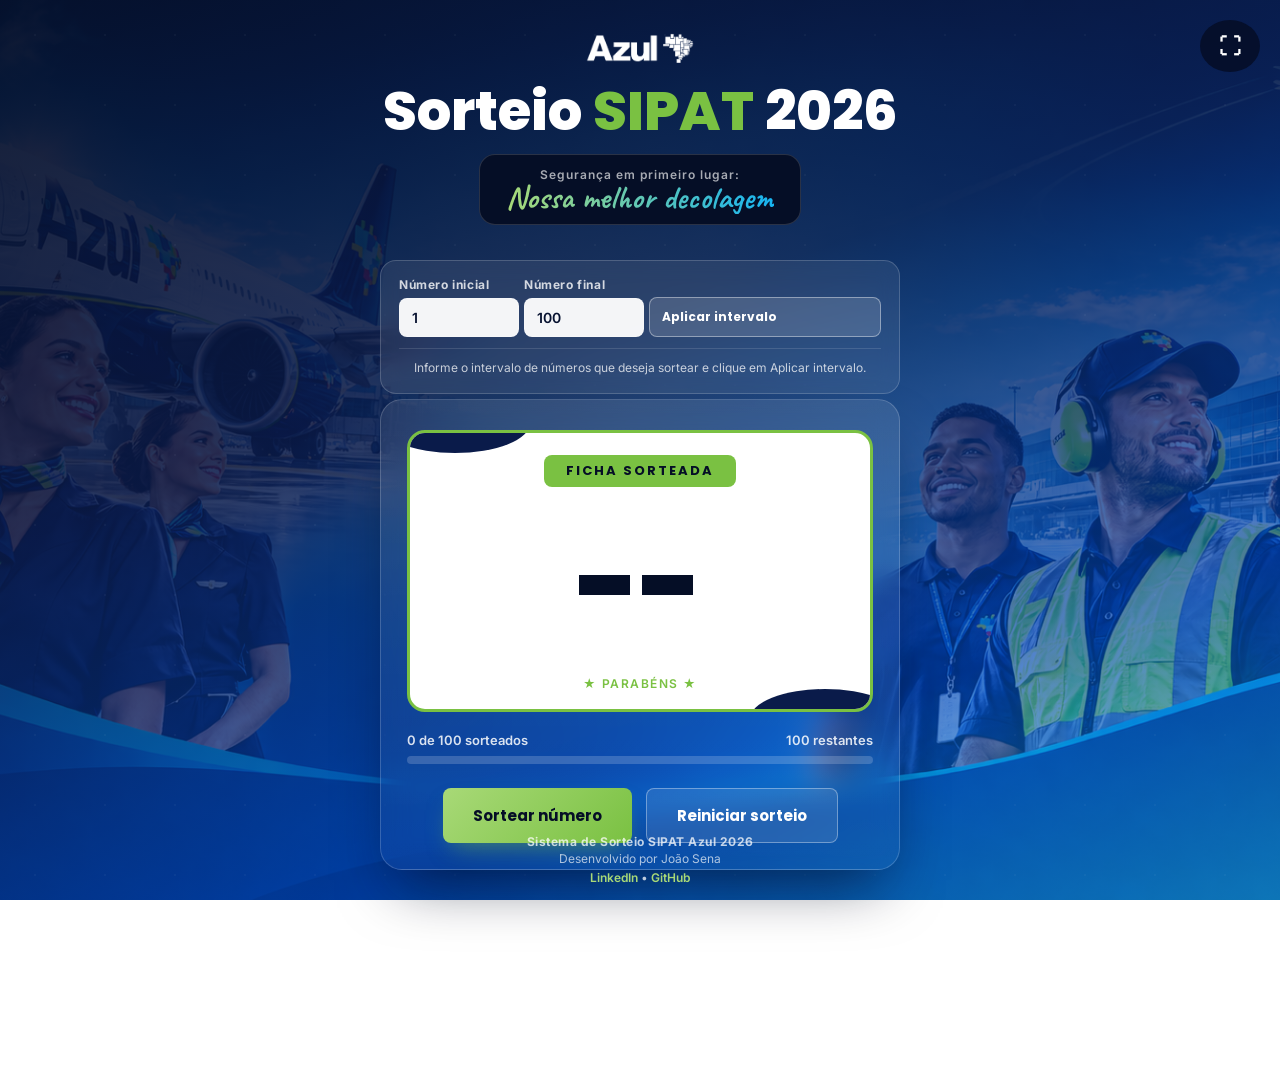
<file: index.html>
<!DOCTYPE html>
<html lang="pt-BR">

<head>
    <meta charset="UTF-8">
    <meta name="viewport" content="width=device-width, initial-scale=1.0">
    <link rel="icon" type="image/png" href="Favicon.png">
    <link rel="preconnect" href="https://fonts.googleapis.com">
    <link rel="preconnect" href="https://fonts.gstatic.com" crossorigin>
    <link
        href="https://fonts.googleapis.com/css2?family=Poppins:wght@600;700;800;900&family=Inter:wght@400;500;600;700&family=Caveat:wght@600;700&display=swap"
        rel="stylesheet">
    <link rel="stylesheet" href="style.css">
    <title>SIPAT Azul 2026 | Sistema de Sorteio</title>
</head>

<body>
    <button id="botaoTelaCheia" class="botao-tela-cheia" title="Alternar tela cheia">
        <span id="iconeTela">⛶</span>
    </button>

    <div class="container">

        <!-- ===== Cabeçalho: logo, título e slogan da campanha ===== -->
        <header>
            <div class="logo-marca">
                <img class="logo-azul" src="Logo_Azul.png" alt="Logo da Azul">
            </div>

            <h1>Sorteio <em>SIPAT</em> 2026</h1>

            <div class="slogan-chip">
                <div class="top">Segurança em primeiro lugar:</div>
                <div class="script">Nossa melhor decolagem</div>
            </div>
        </header>

        <!-- ===== Configuração do intervalo de números do sorteio ===== -->
        <div class="config-intervalo">
            <div class="campo-intervalo">
                <label for="numeroInicial">Número inicial</label>
                <input type="number" id="numeroInicial" value="1" step="1">
            </div>

            <div class="campo-intervalo">
                <label for="numeroFinal">Número final</label>
                <input type="number" id="numeroFinal" value="100" step="1">
            </div>

            <button class="campo-intervalo" id="botaoAplicarIntervalo" type="button">Aplicar intervalo</button>

            <div class="info-intervalo">
                Informe o intervalo de números que deseja sortear e clique em Aplicar intervalo.
            </div>
        </div>

        <!-- ===== Palco principal: ficha com o número sorteado, progresso e ações ===== -->
        <div class="palco">
            <div class="moldura-ficha">
                <div class="rotulo-ficha">FICHA SORTEADA</div>
                <div class="display-numero" id="displayNumero">--</div>
                <div class="trilha-aviao">★ PARABÉNS ★</div>
            </div>

            <div class="linha-progresso">
                <span id="rotuloProgresso">0 de 100 sorteados</span>
                <span id="rotuloRestante">100 restantes</span>
            </div>
            <div class="barra-progresso">
                <div class="preenchimento-progresso" id="preenchimentoProgresso"></div>
            </div>

            <div class="acoes">
                <button id="botaoSortear">Sortear número</button>
                <button id="botaoReiniciar">Reiniciar sorteio</button>
            </div>

            <div class="mensagem-concluido" id="mensagemConcluido">
                Sorteio concluído<br>todos os números foram sorteados!
            </div>
        </div>

        <!-- ===== Lista com o histórico de números já sorteados ===== -->
        <div class="secao-lista">
            <div class="cabecalho-lista">
                <h2>Números sorteados</h2>
                <span id="rotuloContagem">0 fichas</span>
            </div>

            <div class="grade" id="grade">
                <div class="nota-vazia" id="notaVazia">
                    Nenhum número sorteado ainda. Clique em "Sortear número" para começar.
                </div>
            </div>
        </div>

        <footer>
            <div class="footer-titulo">Sistema de Sorteio SIPAT Azul 2026</div>
            <div class="footer-dev">
                Desenvolvido por João Sena
            </div>
            <div class="footer-links">
                <a href="https://linkedin.com/in/joaosenajs" target="_blank">LinkedIn</a>
                <span>•</span>
                <a href="https://github.com/xuao-js" target="_blank">GitHub</a>
            </div>
        </footer>
    </div>

    <div class="modal-confirmacao" id="modalConfirmacao">
        <div class="modal-caixa">
            <h3>Reiniciar sorteio</h3>

            <p id="textoModal">
                Isso vai apagar todos os números já sorteados.
            </p>

            <div class="modal-acoes">
                <button id="cancelarModal" class="btn-cancelar">
                    Cancelar
                </button>

                <button id="confirmarModal" class="btn-confirmar">
                    Reiniciar
                </button>
            </div>
        </div>
    </div>

    <!-- Região para leitores de tela anunciarem o número sorteado (invisível na tela) -->
    <div aria-live="polite" class="visualmente-oculto" id="regiaoViva"></div>

    <script src="script.js"></script>
</body>

</html>
</file>
<file: style.css>
/* ============================================================
   SORTEIO SIPAT AZUL 2026
   Folha de estilos única — todas as cores usam as variáveis
   definidas em :root abaixo. Evite usar valores fixos (hex/rgba)
   fora deste bloco sempre que possível.
   ============================================================ */

    /* ---------- 1. PALETA DE CORES E TOKENS ----------
   Baseada no folder oficial da campanha SIPAT Azul 2026.
   Todas as variáveis usam nomes em português para manter
   consistência com o restante do código (HTML e JS). */
    :root {
        /* Azuis (fundo, cartões, textos escuros sobre fundo claro) */
        --azul-marinho-950: #050e26;
        --azul-marinho-900: #0a1b4a;
        --azul-700: #0047b8;
        --azul-500: #0072ce;
        --azul-celeste-400: #17b4f2;

        /* Verdes (destaque principal da marca / "swoosh" do folder) */
        --verde-destaque: #7ac142;
        --verde-claro: #a8d977;

        /* Cor de apoio (ícone de alerta do folder) */
        --laranja-alerta: #f2994a;

        /* Neutros */
        --branco: #ffffff;
        --tinta: #071230;

        /* Medidas reutilizáveis */
        --raio-cartao: 22px;
        --sombra-profunda: 0 30px 60px -20px rgba(4, 10, 32, 0.65);
    }

    /* ---------- 2. RESET BÁSICO ---------- */
    * {
        box-sizing: border-box;
    }

    html,
    body {
        margin: 0;
        padding: 0;
        min-height: 100vh;

        font-family: 'Inter', sans-serif;
        color: var(--branco);

        overflow-x: hidden;
        overflow-y: auto;
    }

    /* ---------- 3. FUNDO DA PÁGINA ----------
   Gradiente azul-marinho -> azul-celeste sobreposto à imagem
   "fundo.png", imitando o céu do folder da campanha. */
    body {
        background:
            linear-gradient(160deg,
                rgba(5, 14, 38, 0.95) 0%,
                rgba(10, 27, 74, 0.88) 40%,
                rgba(0, 71, 184, 0.68) 75%,
                rgba(23, 180, 242, 0.55) 100%),
            url("fundo.png");
        background-size: cover;
        background-position: center center;
        background-repeat: no-repeat;
        background-attachment: fixed;

        min-height: 100vh;
        display: flex;
        flex-direction: column;
        align-items: center;
        position: relative;
    }

    /* Textura sutil de "rota de voo" sobre o fundo */
    body::before {
        content: "";
        position: fixed;
        inset: 0;
        pointer-events: none;
        background-image: radial-gradient(circle, rgba(255, 255, 255, 0.35) 1px, transparent 1.4px);
        background-size: 70px 70px;
        opacity: 0.10;
        z-index: 0;
    }

    /* Classe utilitária para esconder elementos apenas visualmente,
   mantendo-os acessíveis a leitores de tela (ex.: região "aria-live"). */
    .visualmente-oculto {
        position: absolute;
        width: 1px;
        height: 1px;
        padding: 0;
        margin: -1px;
        overflow: hidden;
        clip: rect(0, 0, 0, 0);
        white-space: nowrap;
        border: 0;
    }

    .container {
        position: relative;
        z-index: 1;
        width: 100%;
        max-width: 920px;
        padding: 28px 20px 60px;
        display: flex;
        flex-direction: column;
        align-items: center;
    }

    /* ---------- 4. CABEÇALHO (logo, título e slogan) ---------- */
    header {
        width: 100%;
        display: flex;
        flex-direction: column;
        align-items: center;
        text-align: center;
        margin-bottom: 14px;
    }

    .logo-marca {
        display: flex;
        align-items: center;
        justify-content: center;
    }

    .logo-azul {
        height: 40px;
        width: auto;
        display: block;
        margin-bottom: 13px;
    }

    h1 {
        font-family: 'Poppins', sans-serif;
        font-weight: 800;
        font-size: clamp(26px, 5vw, 55px);
        margin: 0 0 12px;
        line-height: 1.1;
    }

    h1 em {
        font-style: normal;
        color: var(--verde-destaque);
    }

    .slogan-chip {
        display: inline-flex;
        flex-direction: column;
        align-items: center;
        background: var(--azul-marinho-950);
        border: 1px solid rgba(255, 255, 255, 0.15);
        border-radius: 16px;
        padding: 12px 26px 10px;
        margin-bottom: 16px;
    }

    .slogan-chip .top {
        font-family: 'Inter', sans-serif;
        font-size: 12px;
        font-weight: 600;
        color: rgba(255, 255, 255, 0.65);
        letter-spacing: 1px;
    }

    .slogan-chip .script {
        font-family: 'Caveat', cursive;
        font-size: 32px;
        font-weight: 700;
        line-height: 1;
        background: linear-gradient(90deg, var(--verde-claro), var(--azul-celeste-400));
        -webkit-background-clip: text;
        background-clip: text;
        color: transparent;
    }

    .tagline {
        color: rgba(255, 255, 255, 0.9);
        font-size: 14px;
        font-weight: 700;
        max-width: 520px;
        margin: 0 0 4px;
        line-height: 1.5;
    }

    .tagline span {
        color: var(--verde-claro);
    }

    .botao-tela-cheia {
        position: fixed;
        top: 20px;
        right: 20px;

        width: 52px;
        height: 52px;

        display: flex;
        align-items: center;
        justify-content: center;

        background: rgba(5, 14, 38, .85);

        border-radius: 50%;

        color: white;

        font-size: 22px;

        z-index: 200;
    }

    /* ---------- 5. CARTÃO DE CONFIGURAÇÃO DO INTERVALO ---------- */
    .config-intervalo {
        width: 100%;
        max-width: 520px;
        display: grid;
        grid-template-columns: 120px 120px 1fr;
        align-items: end;
        gap: 5px;
        background: rgba(255, 255, 255, 0.08);
        border: 1px solid rgba(255, 255, 255, 0.18);
        border-radius: 16px;
        padding: 16px 18px;
        margin-top: 5px;
        backdrop-filter: blur(10px);

        overflow: hidden;
        max-height: 200px;

        transition:
            max-height 0.6s ease,
            opacity 0.5s ease,
            margin 0.5s ease,
            padding 0.5s ease;
    }

    .info-intervalo {
        grid-column: 1 / -1;

        margin-top: 6px;
        padding-top: 10px;

        border-top: 1px solid rgba(255, 255, 255, 0.12);

        font-size: 12px;
        line-height: 1.5;

        color: rgba(255, 255, 255, 0.75);

        text-align: center;
    }

    .campo-intervalo {
        display: flex;
        flex-direction: column;
        gap: 6px;
        flex: 1;
        transition: all .4s ease;
        overflow: hidden;
    }

    .config-intervalo.oculto {
        opacity: 0;
        max-height: 0;
        padding-top: 0;
        padding-bottom: 0;
        margin-top: 0;
        margin-bottom: 0;
        border-width: 0;
        pointer-events: none;
    }

    .campo-intervalo label {
        font-size: 12px;
        font-weight: 700;
        letter-spacing: 0.6px;
        color: rgba(255, 255, 255, 0.8);
    }

    .campo-intervalo input {
        font-family: 'Inter', sans-serif;
        font-weight: 600;
        font-size: 14px;
        padding: 10px 12px;
        border-radius: 8px;
        border: 1px solid rgba(255, 255, 255, 0.3);
        background: rgba(255, 255, 255, 0.95);
        color: var(--tinta);
    }

    #botaoAplicarIntervalo {
        background: rgba(255, 255, 255, 0.14);
        color: var(--branco);
        border: 1px solid rgba(255, 255, 255, 0.4);
        padding: 10px 12px;
        font-size: 12px;
        flex-shrink: 0;
        height: fit-content;
    }

    #botaoAplicarIntervalo:hover {
        background: rgba(255, 255, 255, 0.24);
    }

    /* ---------- 6. CARTÃO PRINCIPAL DO SORTEIO (roleta) ---------- */
    .palco {
        width: 100%;
        max-width: 520px;
        background: linear-gradient(180deg, rgba(255, 255, 255, 0.10), rgba(255, 255, 255, 0.03));
        border: 1px solid rgba(255, 255, 255, 0.18);
        border-radius: var(--raio-cartao);
        backdrop-filter: blur(14px);
        padding: 30px 26px 26px;
        margin-top: 5px;
        transition: all 0.3s ease;
        box-shadow: var(--sombra-profunda);
        position: relative;
    }

    .palco {
        transition:
            transform .6s ease,
            margin .6s ease,
            opacity .6s ease;
    }

    .moldura-ficha {
        position: relative;
        background: var(--branco);
        border-radius: 18px;
        border: 3px solid var(--verde-destaque);
        padding: 22px 20px 18px;
        text-align: center;
        overflow: hidden;
    }

    /* Duas "bolhas" decorativas azuis nos cantos da moldura */
    .moldura-ficha::before,
    .moldura-ficha::after {
        content: "";
        position: absolute;
        width: 150px;
        height: 60px;
        background: var(--azul-marinho-900);
        border-radius: 50%;
    }

    .moldura-ficha::before {
        top: -40px;
        left: -30px;
    }

    .moldura-ficha::after {
        bottom: -40px;
        right: -30px;
    }

    .rotulo-ficha {
        position: relative;
        z-index: 2;
        display: inline-block;
        background: var(--verde-destaque);
        color: var(--azul-marinho-950);
        font-family: 'Poppins', sans-serif;
        font-weight: 700;
        font-size: 13px;
        letter-spacing: 2px;
        padding: 6px 22px;
        border-radius: 8px;
        margin-bottom: 16px;
    }

    .display-numero {
        position: relative;
        z-index: 2;

        font-family: 'Poppins', sans-serif;
        font-weight: 900;
        font-size: clamp(72px, 20vw, 110px);

        color: var(--azul-marinho-950);

        min-height: 1.05em;

        display: flex;
        align-items: center;
        justify-content: center;

        overflow: hidden;
    }


    /* Estado "girando": aplicado enquanto a roleta sorteia o número */
    .display-numero.girando {
        color: var(--azul-700);
        filter: blur(0.6px);
    }

    /* Estado "parado": aplicado quando o número final é revelado */
    .display-numero.parado {
        animation: pousoNumero 0.5s cubic-bezier(.2, 1.4, .4, 1);
    }

    @keyframes roletaHorizontal {
        0% {
            transform: translateX(60px);
            opacity: 0;
        }

        30% {
            opacity: 1;
        }

        100% {
            transform: translateX(-60px);
            opacity: 1;
        }
    }

    .display-numero.girando {
        color: var(--azul-700);
        animation: roletaHorizontal .08s linear infinite;
    }

    @keyframes pousoNumero {
        0% {
            transform: scale(0.7);
        }

        55% {
            transform: scale(1.14);
        }

        100% {
            transform: scale(1);
        }
    }

    .trilha-aviao {
        position: relative;
        z-index: 2;
        margin-top: 8px;
        font-size: 12px;
        color: var(--verde-destaque);
        font-weight: 600;
        letter-spacing: 1.5px;
    }

    /* ---------- 7. BARRA DE PROGRESSO ---------- */
    .linha-progresso {
        display: flex;
        justify-content: space-between;
        align-items: center;
        margin-top: 20px;
        font-size: 13px;
        color: rgba(255, 255, 255, 0.85);
        font-weight: 600;
    }

    .barra-progresso {
        width: 100%;
        height: 8px;
        background: rgba(255, 255, 255, 0.18);
        border-radius: 20px;
        margin-top: 8px;
        overflow: hidden;
    }

    .preenchimento-progresso {
        height: 100%;
        width: 0%;
        background: linear-gradient(90deg, var(--verde-destaque), var(--verde-claro));
        border-radius: 20px;
        transition: width 0.5s ease;
    }

    /* ---------- 8. BOTÕES DE AÇÃO ---------- */
    .acoes {
        display: flex;
        gap: 14px;
        margin-top: 24px;
        flex-wrap: wrap;
        justify-content: center;
    }

    button {
        font-family: 'Poppins', sans-serif;
        font-weight: 700;
        font-size: 15px;
        border: none;
        cursor: pointer;
        padding: 15px 30px;
        border-radius: 8px;
        transition: transform 0.15s ease, box-shadow 0.15s ease, opacity 0.15s ease;
    }

    button:active {
        transform: scale(0.97);
    }

    #botaoSortear {
        background: linear-gradient(135deg, var(--verde-claro), var(--verde-destaque));
        color: var(--azul-marinho-950);
        box-shadow: 0 12px 24px -10px rgba(122, 193, 66, 0.55);
    }

    #botaoSortear:hover:not(:disabled) {
        transform: translateY(-2px);
    }

    #botaoSortear:disabled {
        opacity: 0.5;
        cursor: not-allowed;
        box-shadow: none;
    }

    #botaoReiniciar {
        background: rgba(255, 255, 255, 0.10);
        color: var(--branco);
        border: 1px solid rgba(255, 255, 255, 0.35);
    }

    #botaoReiniciar:hover {
        background: rgba(255, 255, 255, 0.18);
    }

    .mensagem-concluido {
        display: none;
        margin-top: 16px;
        font-family: 'Poppins', sans-serif;
        font-weight: 700;
        color: var(--verde-claro);
        font-size: 16px;
        text-align: center;
    }

    /* ---------- 9. LISTA DE NÚMEROS SORTEADOS ---------- */
    .secao-lista {
        width: 100%;
        max-width: 820px;
        margin-top: 30px;
    }

    .cabecalho-lista {
        display: flex;
        align-items: baseline;
        justify-content: space-between;
        padding: 0 4px;
    }

    .cabecalho-lista h2 {
        font-family: 'Poppins', sans-serif;
        font-size: 18px;
        font-weight: 700;
        margin: 0;
    }

    .cabecalho-lista span {
        font-size: 13px;
        color: rgba(255, 255, 255, 0.7);
        font-weight: 500;
    }

    .grade {
        display: grid;
        grid-template-columns: repeat(auto-fill, minmax(100px, 1fr));
        gap: 10px;
        max-height: 400px;
        overflow-y: auto;
        padding: 6px 6px 14px;
        border-radius: 16px;
    }

    .grade::-webkit-scrollbar {
        width: 8px;
    }

    .grade::-webkit-scrollbar-thumb {
        background: rgba(255, 255, 255, 0.3);
        border-radius: 8px;
    }

    /* Ficha individual de um número já sorteado */
    .ficha {
        background: var(--azul-marinho-900);
        border: 1.5px solid var(--verde-destaque);
        border-radius: 12px;
        padding: 8px 4px 7px;
        text-align: center;
        animation: fichaEntrando 0.4s cubic-bezier(.2, 1.2, .4, 1);
    }

    /* Destaque para a última ficha sorteada */
    .ficha.mais-recente {
        background: linear-gradient(160deg, var(--verde-destaque), var(--verde-claro));
        border-color: var(--verde-claro);
    }

    .ficha-numero {
        display: flex;
        align-items: center;
        justify-content: center;
        font-family: 'Poppins', sans-serif;
        font-weight: 800;
        font-size: 22px;
        width: 100%;
        height: 50px;
        color: var(--branco);
    }

    .ficha.mais-recente .ficha-numero {
        color: var(--azul-marinho-950);
    }

    .ficha-sequencia {
        font-size: 10px;
        color: rgba(255, 255, 255, 0.55);
        font-weight: 600;
        letter-spacing: 1px;
    }

    .ficha.mais-recente .ficha-sequencia {
        color: rgba(7, 18, 48, 0.65);
    }

    @keyframes fichaEntrando {
        0% {
            transform: scale(0.4) translateY(10px);
            opacity: 0;
        }

        100% {
            transform: scale(1) translateY(0);
            opacity: 1;
        }
    }

    .nota-vazia {
        grid-column: 1 / -1;
        text-align: center;
        color: rgba(255, 255, 255, 0.6);
        font-size: 14px;
        padding: 30px 0;
    }

    footer {
        position: fixed;
        bottom: 15px;
        left: 50%;
        transform: translateX(-50%);

        text-align: center;
        z-index: 100;

        font-size: 12px;
        color: rgba(255, 255, 255, .75);
    }

    .footer-titulo {
        font-weight: 700;
        letter-spacing: .5px;
    }

    .footer-dev {
        margin-top: 2px;
        opacity: .9;
    }

    .footer-links {
        margin-top: 4px;
    }

    .footer-links a {
        color: var(--verde-claro);
        text-decoration: none;
        font-weight: 600;
    }

    .footer-links a:hover {
        text-decoration: underline;
    }

    .modal-confirmacao {
        position: fixed;
        inset: 0;

        display: flex;
        justify-content: center;
        align-items: center;

        background: rgba(0, 0, 0, 0.55);
        backdrop-filter: blur(6px);

        z-index: 9999;

        opacity: 0;
        visibility: hidden;

        transition: .25s ease;
    }

    .modal-confirmacao.ativo {
        opacity: 1;
        visibility: visible;
    }

    .modal-caixa {
        width: 90%;
        max-width: 420px;

        background: var(--azul-marinho-900);

        border: 2px solid var(--verde-destaque);
        border-radius: 18px;

        padding: 24px;

        text-align: center;

        box-shadow: 0 20px 40px rgba(0, 0, 0, .4);
    }

    .modal-caixa h3 {
        margin: 0 0 12px;

        font-family: 'Poppins', sans-serif;
        color: var(--verde-claro);
    }

    .modal-caixa p {
        margin: 0 0 20px;

        line-height: 1.5;
        color: rgba(255, 255, 255, .9);
    }

    .modal-acoes {
        display: flex;
        gap: 10px;
        justify-content: center;
    }

    .btn-cancelar {
        background: rgba(255, 255, 255, .12);
        color: white;
        border: 1px solid rgba(255, 255, 255, .25);
    }

    .btn-confirmar {
        background: linear-gradient(135deg,
                var(--verde-claro),
                var(--verde-destaque));
        color: var(--azul-marinho-950);
    }

    /* ---------- 10. CONFETE (animação de comemoração) ---------- */
    .pedaco-confete {
        position: fixed;
        top: -20px;
        width: 8px;
        height: 14px;
        z-index: 50;
        pointer-events: none;
        border-radius: 2px;
        animation: confeteCaindo linear forwards;
    }

    @keyframes confeteCaindo {
        to {
            transform: translateY(110vh) rotate(540deg);
            opacity: 0.2;
        }
    }

    /* ---------- 11. RESPONSIVIDADE E ACESSIBILIDADE ---------- */
    @media (max-width: 520px) {
        .palco {
            padding: 22px 16px 20px;
        }

        .config-intervalo {
            grid-template-columns: 1fr;
            align-items: stretch;
        }
    }

    /* Respeita a preferência do usuário por menos animações */
    @media (prefers-reduced-motion: reduce) {
        * {
            animation-duration: 0.01ms !important;
            animation-iteration-count: 1 !important;
            transition-duration: 0.01ms !important;
        }
    }
</file>
